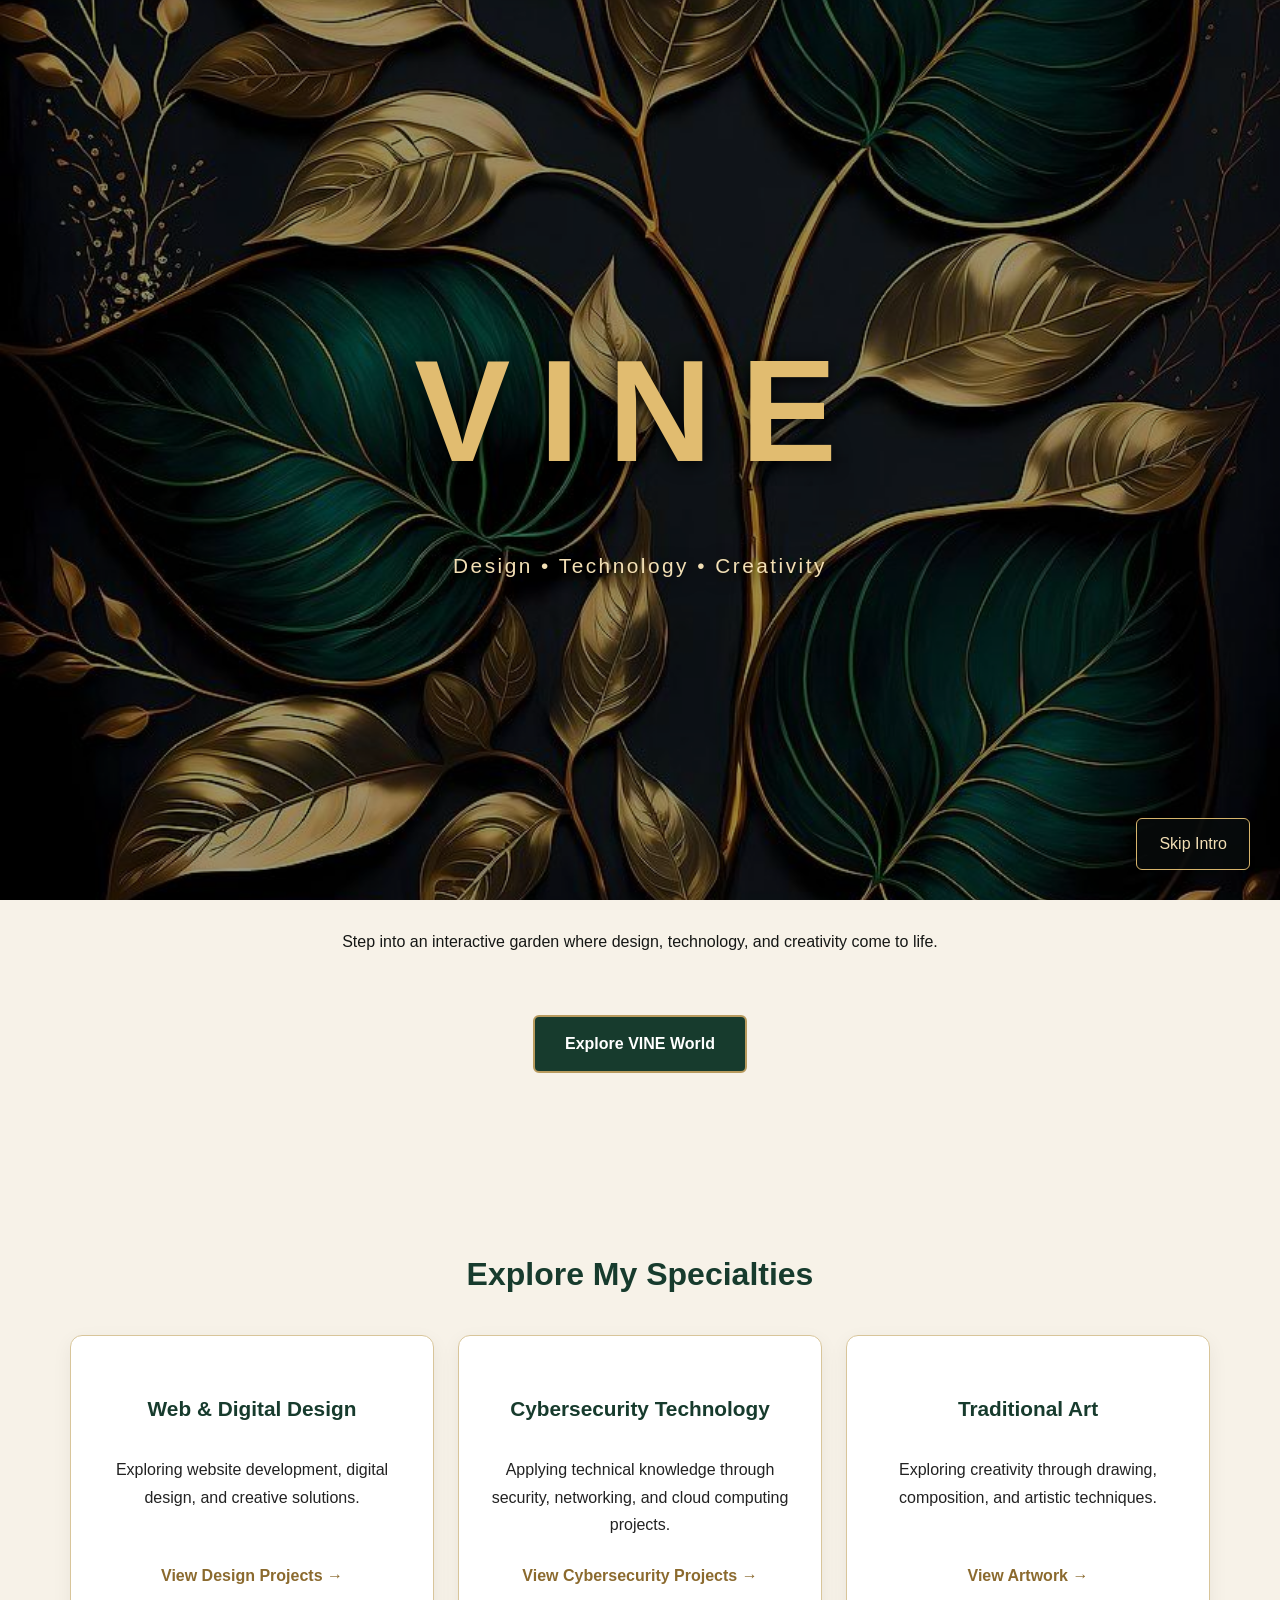
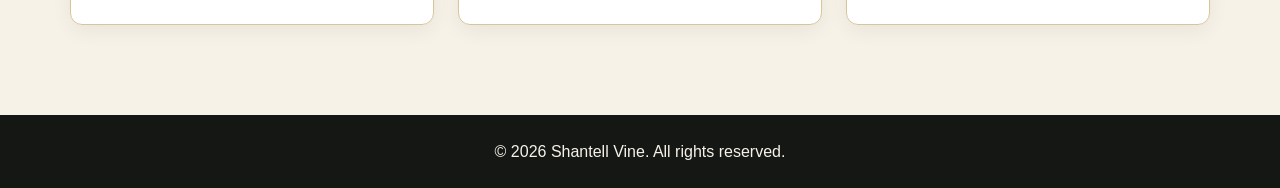
<file: index.html>
<!DOCTYPE html>
<html lang="en">
<head>
  <meta charset="UTF-8">
  <meta name="viewport" content="width=device-width, initial-scale=1.0">
  <meta name="description" content="The professional and creative portfolio of Shantell Vine.">
  <title>VINE | Design • Technology • Creativity</title>
  <link rel="stylesheet" href="css/styles.css">

</head>
<body>

<!-- VINE Animated Botanical Introduction -->
<div class="vine-intro" id="vine-intro"
     role="region"
     aria-label="VINE portfolio introduction">

  <div class="vine-intro-art">
    <img src="imgs/vine-botanical.jpeg"
         alt="Decorative emerald green and gold botanical artwork">
  </div>

  <div class="vine-intro-brand">
    <h2>VINE</h2>
    <p>Design • Technology • Creativity</p>
  </div>

  <button class="vine-intro-skip"
          id="vine-intro-skip"
          type="button">
    Skip Intro
  </button>

</div>


  <!-- Website Header -->
  <header>
    <nav aria-label="Main navigation">
      <a href="index.html">VINE</a>

      <ul>
        <li><a href="about.html">About</a></li>
        <li><a href="projects.html">Projects</a></li>
        <li><a href="art.html">Art</a></li>
        <li><a href="resume.html">Resume</a></li>
        <li><a href="contact.html">Contact</a></li>
      </ul>
    </nav>
  </header>

  <!-- Homepage Introduction -->
  <main>
    <section id="home">
      <h1>Shantell Vine</h1>
      <p>Design • Technology • Creativity</p>
      <p>
        Welcome to my portfolio, where web and digital design,
        cybersecurity technology, and traditional art come together.
      </p>

<a href="projects.html" class="home-button">
  Explore My Work
</a>
  </section>
  <!-- VINE World Entrance -->
<section class="world-entrance" aria-labelledby="world-entrance-title">
  <h2 id="world-entrance-title">Discover the World of VINE</h2>

  <p>
    Step into an interactive garden where design,
    technology, and creativity come to life.
  </p>

  <a href="world.html" class="home-button">
    Explore VINE World
  </a>
</section>  
<!-- Portfolio Specialties -->
<section class="home-specialties" aria-labelledby="specialties-heading">

  <h2 id="specialties-heading">Explore My Specialties</h2>

  <div class="specialty-grid">

    <a href="projects.html" class="specialty-card">
      <h3>Web &amp; Digital Design</h3>
      <p>
        Exploring website development, digital design,
        and creative solutions.
      </p>
      <span>View Design Projects →</span>
    </a>

    <a href="projects.html" class="specialty-card">
      <h3>Cybersecurity Technology</h3>
      <p>
        Applying technical knowledge through security,
        networking, and cloud computing projects.
      </p>
      <span>View Cybersecurity Projects →</span>
    </a>

    <a href="art.html" class="specialty-card">
      <h3>Traditional Art</h3>
      <p>
        Exploring creativity through drawing,
        composition, and artistic techniques.
      </p>
      <span>View Artwork →</span>
    </a>

  </div>
</section>
  </main>

  <!-- Website Footer -->
  <footer>
    <p>&copy; 2026 Shantell Vine. All rights reserved.</p>
  </footer>

<script>
  document.addEventListener("DOMContentLoaded", () => {
    const intro = document.getElementById("vine-intro");
    const skipButton = document.getElementById("vine-intro-skip");

    if (!intro || !skipButton) return;

    const reducedMotion = window.matchMedia(
      "(prefers-reduced-motion: reduce)"
    ).matches;

    let closing = false;

    function closeIntro() {
      if (closing) return;
      closing = true;

      intro.classList.add("is-closing");

      window.setTimeout(() => {
        intro.remove();
      }, reducedMotion ? 0 : 800);
    }

    // Skip the introduction if already viewed in this tab.
    try {
      if (sessionStorage.getItem("vine-intro-seen") === "true") {
        intro.remove();
        return;
      }

      sessionStorage.setItem("vine-intro-seen", "true");
    } catch (error) {
      // Continue normally if browser storage is unavailable.
    }

    const introTimer = window.setTimeout(
      closeIntro,
      reducedMotion ? 0 : 4000
    );

    skipButton.addEventListener("click", () => {
      window.clearTimeout(introTimer);
      closeIntro();
    });
  });
</script>

</body>
</html>
</file>
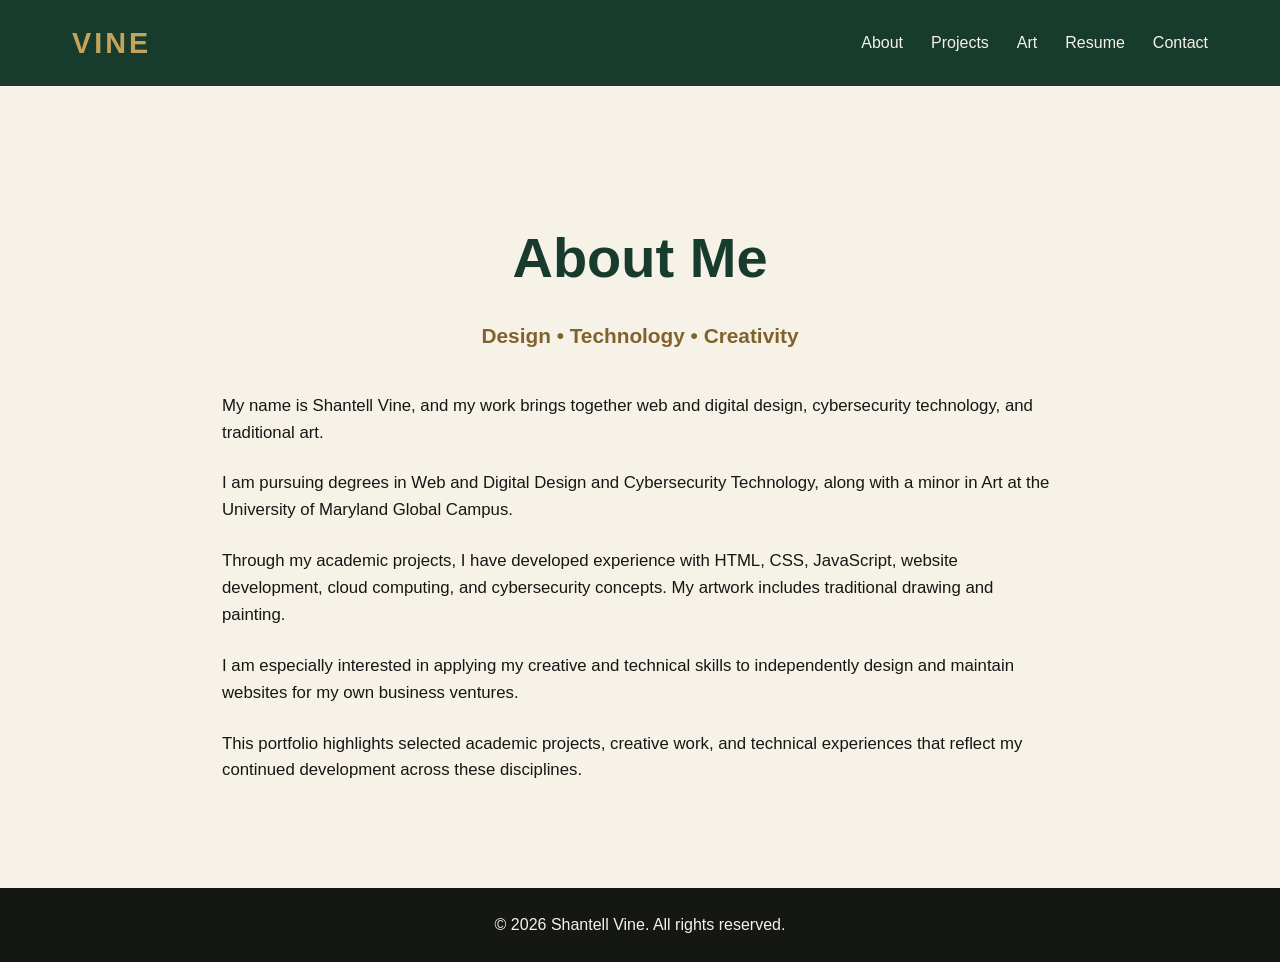
<file: about.html>
<!DOCTYPE html>
<html lang="en">
<head>
  <meta charset="UTF-8">
  <meta name="viewport" content="width=device-width, initial-scale=1.0">
  <meta name="description" content="Learn about Shantell Vine's background in web design, cybersecurity technology, and traditional art.">
  <title>About | VINE</title>
  <link rel="stylesheet" href="css/styles.css">
</head>

<body>
    <!-- VINE — Decorative Living Vine -->
  <div class="living-vine" aria-hidden="true">
    <svg viewBox="0 0 65 800"
         preserveAspectRatio="none"
         xmlns="http://www.w3.org/2000/svg">

      <!-- Growing stem -->
      <path class="living-vine-stem"
            d="M 30 0
               C 55 120, 5 200, 30 300
               S 55 480, 30 580
               S 5 720, 30 800" />

      <!-- Botanical leaves -->
      <path class="living-vine-leaf"
            d="M 32 130 Q 58 85 60 120 Q 52 150 32 130 Z" />

      <path class="living-vine-leaf"
            d="M 25 240 Q 0 195 2 235 Q 8 260 25 240 Z" />

      <path class="living-vine-leaf"
            d="M 34 370 Q 62 325 62 365 Q 52 390 34 370 Z" />

      <path class="living-vine-leaf"
            d="M 26 500 Q 0 460 3 500 Q 12 520 26 500 Z" />

      <path class="living-vine-leaf"
            d="M 33 640 Q 60 595 60 635 Q 50 660 33 640 Z" />

      <path class="living-vine-leaf"
            d="M 25 740 Q 0 700 3 740 Q 12 760 25 740 Z" />

    </svg>
  </div>
  <!-- Website Header -->
  <header>
    <nav aria-label="Main navigation">
      <a href="index.html">VINE</a>
      <ul>
        <li><a href="about.html" aria-current="page">About</a></li>
        <li><a href="projects.html">Projects</a></li>
        <li><a href="art.html">Art</a></li>
        <li><a href="resume.html">Resume</a></li>
        <li><a href="contact.html">Contact</a></li>
      </ul>
    </nav>
  </header>

  <!-- About Page -->
  <main>
    <section class="about-section">
      <h1>About Me</h1>

      <h2>Design • Technology • Creativity</h2>

      <p>
        My name is Shantell Vine, and my work brings together
        web and digital design, cybersecurity technology, and
        traditional art.
      </p>

      <p>
        I am pursuing degrees in Web and Digital Design and
        Cybersecurity Technology, along with a minor in Art
        at the University of Maryland Global Campus.
      </p>

      <p>
        Through my academic projects, I have developed experience
        with HTML, CSS, JavaScript, website development, cloud
        computing, and cybersecurity concepts. My artwork includes
        traditional drawing and painting.
      </p>

      <p>
        I am especially interested in applying my creative and
        technical skills to independently design and maintain
        websites for my own business ventures.
      </p>

      <p>
        This portfolio highlights selected academic projects,
        creative work, and technical experiences that reflect
        my continued development across these disciplines.
      </p>
    </section>
  </main>

  <!-- Website Footer -->
  <footer>
    <p>&copy; 2026 Shantell Vine. All rights reserved.</p>
  </footer>

<script src="js/living-vine.js" defer></script>

</body>
</html>
</file>
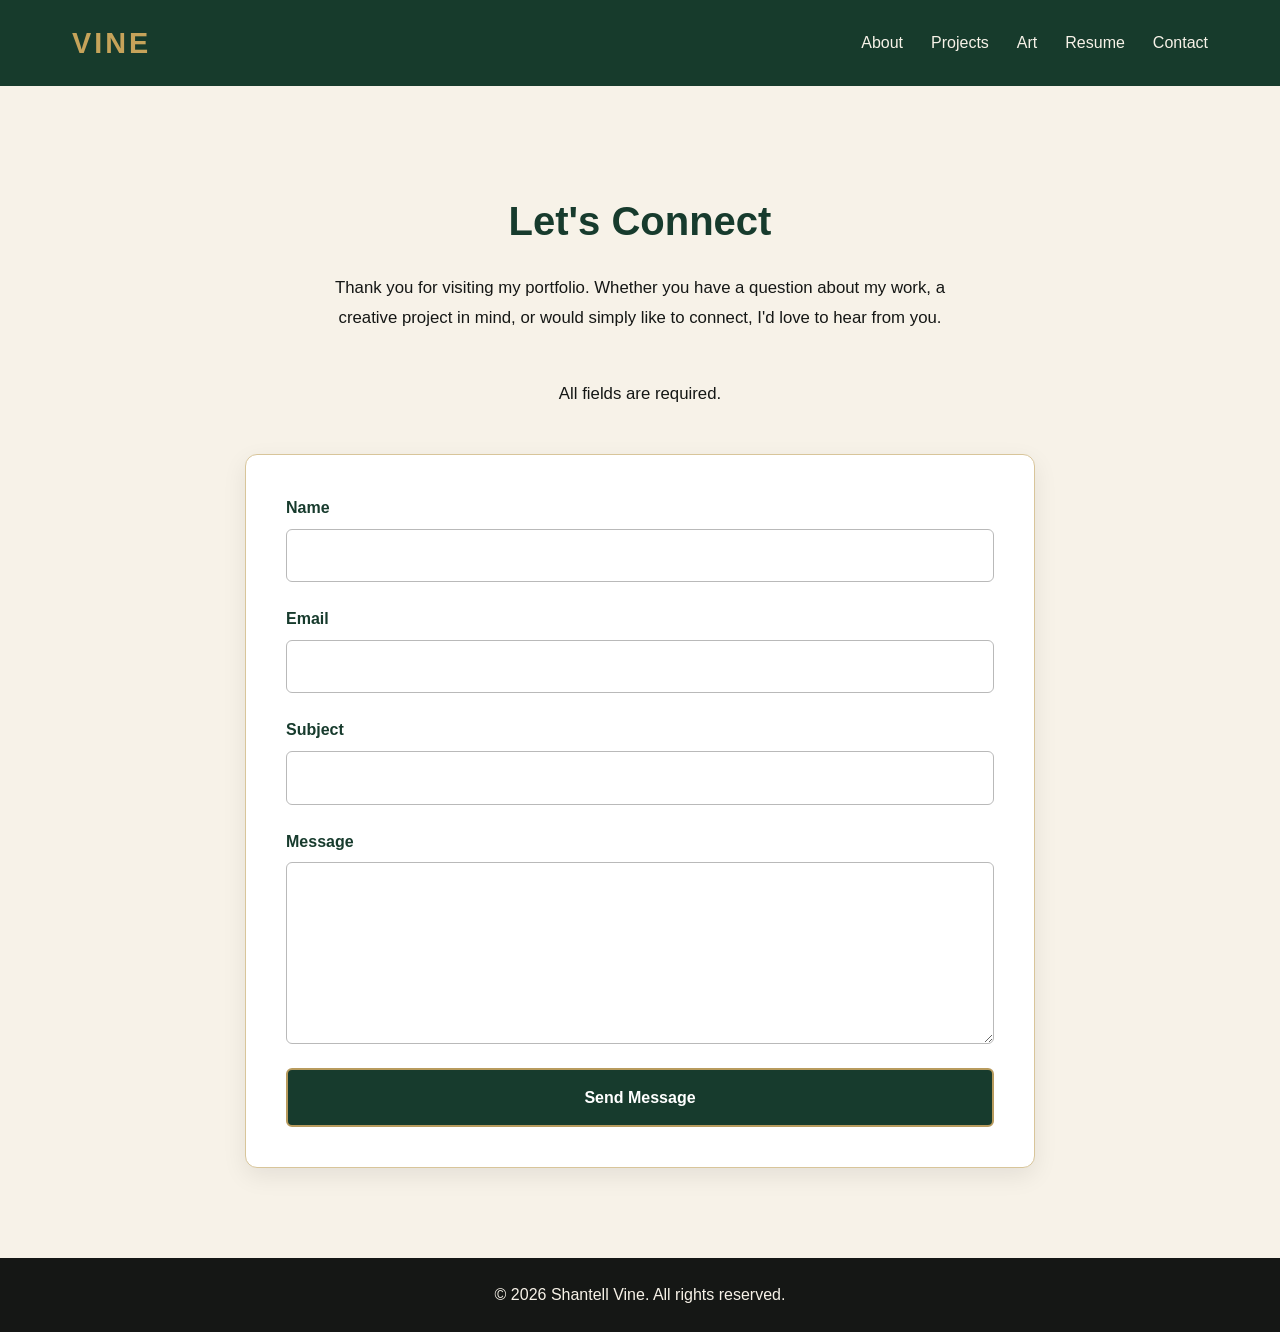
<file: contact.html>
<!DOCTYPE html>
<html lang="en">
<head>
  <meta charset="UTF-8">
  <meta name="viewport" content="width=device-width, initial-scale=1.0">
  <title>Contact | VINE</title>
  <link rel="stylesheet" href="css/styles.css">
</head>

<body>

  <header class="site-header">
    <nav class="site-nav" aria-label="Main navigation">
      <a href="index.html" class="logo">VINE</a>

      <ul class="nav-links">
        <li><a href="about.html">About</a></li>
        <li><a href="projects.html">Projects</a></li>
        <li><a href="art.html">Art</a></li>
        <li><a href="resume.html">Resume</a></li>
        <li><a href="contact.html" aria-current="page">Contact</a></li>
      </ul>
    </nav>
  </header>

  <main>
    <section class="contact-section">
      <h1>Let's Connect</h1>
      <p>
        Thank you for visiting my portfolio. Whether you have
        a question about my work, a creative project in mind,
        or would simply like to connect, I'd love to hear from you.
      </p>

    <p>All fields are required.</p>
      <form class="contact-form"
      id="contact-form"
      action="https://formspree.io/f/mnpdpzjr"
      method="POST">
        <div class="form-group">
          <label for="contact-name">Name</label>
          <input type="text" id="contact-name" name="name"
                 autocomplete="name" required>
        </div>

        <div class="form-group">
          <label for="contact-email">Email</label>
          <input type="email" id="contact-email" name="email"
                 autocomplete="email" required>
        </div>

        <div class="form-group">
          <label for="contact-subject">Subject</label>
          <input type="text" id="contact-subject" name="subject"
                 required>
        </div>

        <div class="form-group">
          <label for="contact-message">Message</label>
          <textarea id="contact-message" name="message"
                    rows="6" required></textarea>
        </div>

        <button type="submit" class="contact-submit">
          Send Message
        </button>
      </form>
    </section>
  </main>

  <footer class="site-footer">
    <p>&copy; 2026 Shantell Vine. All rights reserved.</p>
  </footer>
  <script src="js/living-vine.js" defer></script>
</body>
</html>
</file>
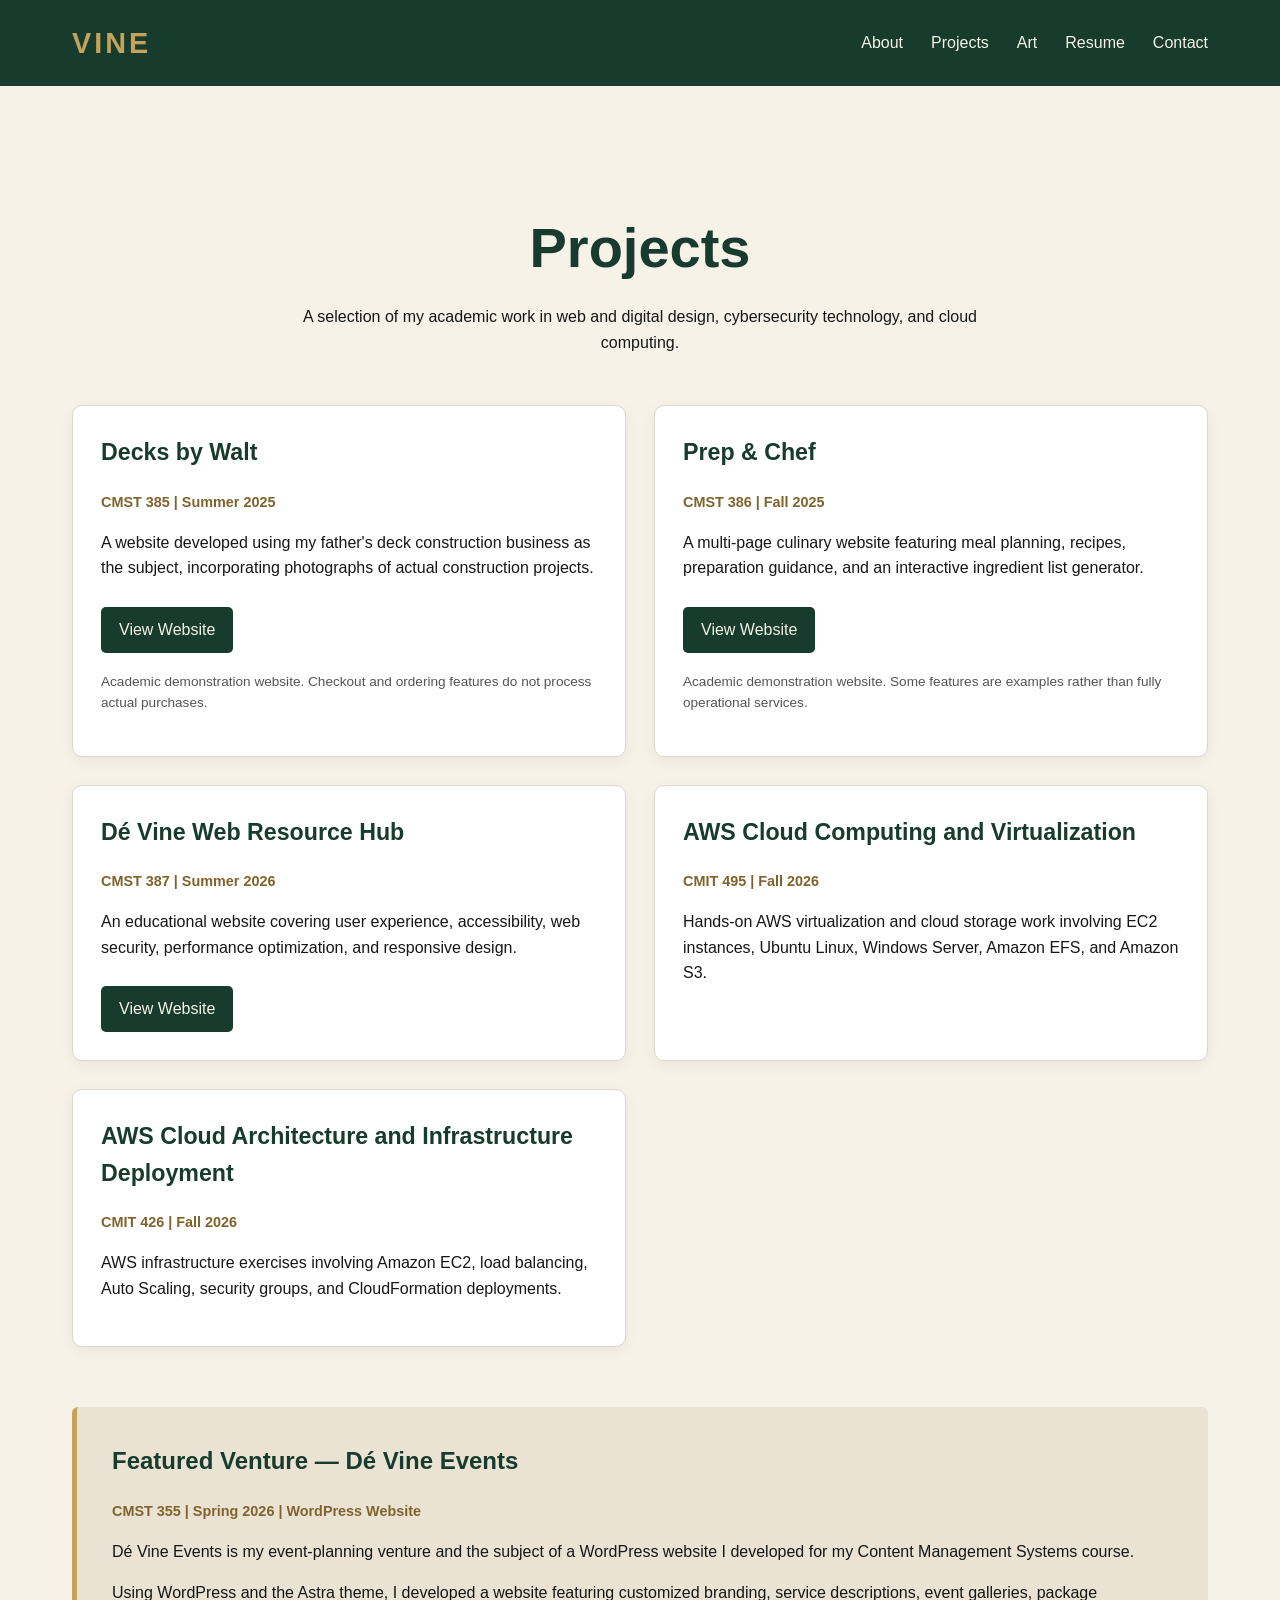
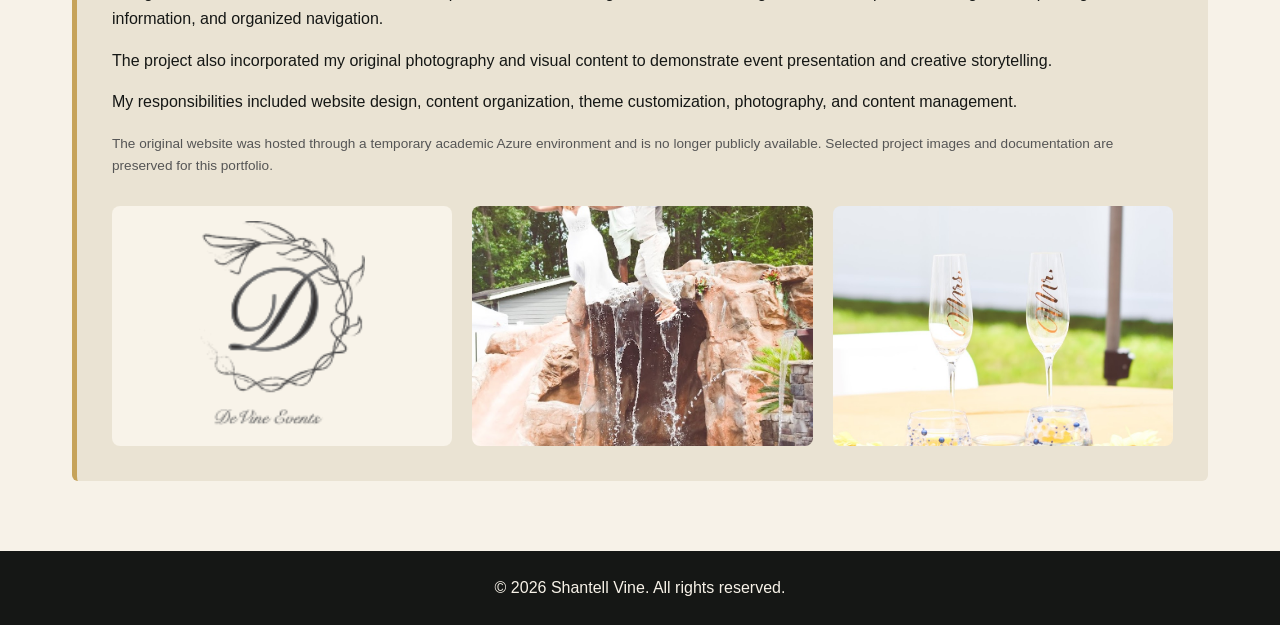
<file: projects.html>
<!DOCTYPE html>
<html lang="en">
<head>
  <meta charset="UTF-8">
  <meta name="viewport" content="width=device-width, initial-scale=1.0">
  <meta name="description" content="Web design and cybersecurity projects by Shantell Vine.">
  <title>Projects | VINE</title>
  <link rel="stylesheet" href="css/styles.css">
</head>

<body>

  <!-- VINE — Decorative Living Vine -->
  <div class="living-vine" aria-hidden="true">
    <svg viewBox="0 0 65 800"
         preserveAspectRatio="none"
         xmlns="http://www.w3.org/2000/svg">

      <!-- Growing stem -->
      <path class="living-vine-stem"
            d="M 30 0
               C 55 120, 5 200, 30 300
               S 55 480, 30 580
               S 5 720, 30 800" />

      <!-- Botanical leaves -->
      <path class="living-vine-leaf"
            d="M 32 130 Q 58 85 60 120 Q 52 150 32 130 Z" />

      <path class="living-vine-leaf"
            d="M 25 240 Q 0 195 2 235 Q 8 260 25 240 Z" />

      <path class="living-vine-leaf"
            d="M 34 370 Q 62 325 62 365 Q 52 390 34 370 Z" />

      <path class="living-vine-leaf"
            d="M 26 500 Q 0 460 3 500 Q 12 520 26 500 Z" />

      <path class="living-vine-leaf"
            d="M 33 640 Q 60 595 60 635 Q 50 660 33 640 Z" />

      <path class="living-vine-leaf"
            d="M 25 740 Q 0 700 3 740 Q 12 760 25 740 Z" />

    </svg>
  </div>

  <!-- Website Header -->
  <header>
    <nav aria-label="Main navigation">
      <a href="index.html">VINE</a>
      <ul>
        <li><a href="about.html">About</a></li>
        <li><a href="projects.html" aria-current="page">Projects</a></li>
        <li><a href="art.html">Art</a></li>
        <li><a href="resume.html">Resume</a></li>
        <li><a href="contact.html">Contact</a></li>
      </ul>
    </nav>
  </header>

  <main class="projects-page">
    <section class="page-intro">
      <h1>Projects</h1>
      <p>
        A selection of my academic work in web and digital design,
        cybersecurity technology, and cloud computing.
      </p>
    </section>

    <section class="project-grid" aria-label="Academic projects">

      <!-- Project 5 -->
      <article class="project-card">
        <h2>Decks by Walt</h2>
        <p class="project-meta">CMST 385 | Summer 2025</p>
        <p>
          A website developed using my father's deck construction
          business as the subject, incorporating photographs of
          actual construction projects.
        </p>
        <a href="https://swvine.github.io/CMST-385/project4/index.html"
           target="_blank" rel="noopener noreferrer">
          View Website
        </a>
        <p class="project-notice">
          Academic demonstration website. Checkout and ordering
          features do not process actual purchases.
        </p>
      </article>

      <!-- Project 6 -->
      <article class="project-card">
        <h2>Prep &amp; Chef</h2>
        <p class="project-meta">CMST 386 | Fall 2025</p>
        <p>
          A multi-page culinary website featuring meal planning,
          recipes, preparation guidance, and an interactive
          ingredient list generator.
        </p>
        <a href="https://swvine.github.io/cmst386/project4/"
           target="_blank" rel="noopener noreferrer">
          View Website
        </a>
        <p class="project-notice">
          Academic demonstration website. Some features are
          examples rather than fully operational services.
        </p>
      </article>

      <!-- Project 7 -->
      <article class="project-card">
        <h2>Dé Vine Web Resource Hub</h2>
        <p class="project-meta">CMST 387 | Summer 2026</p>
        <p>
          An educational website covering user experience,
          accessibility, web security, performance optimization,
          and responsive design.
        </p>
        <a href="https://cmst387-umgc-svine1.azurewebsites.net/project4/"
           target="_blank" rel="noopener noreferrer">
          View Website
        </a>
      </article>

      <!-- Project 8 -->
      <article class="project-card">
        <h2>AWS Cloud Computing and Virtualization</h2>
        <p class="project-meta">CMIT 495 | Fall 2026</p>
        <p>
          Hands-on AWS virtualization and cloud storage work
          involving EC2 instances, Ubuntu Linux, Windows Server,
          Amazon EFS, and Amazon S3.
        </p>
       
      </article>

      <!-- Project 9 -->
      <article class="project-card">
        <h2>AWS Cloud Architecture and Infrastructure Deployment</h2>
        <p class="project-meta">CMIT 426 | Fall 2026</p>
        <p>
          AWS infrastructure exercises involving Amazon EC2,
          load balancing, Auto Scaling, security groups,
          and CloudFormation deployments.
        </p>
        
      </article>

    </section>

    
    <!-- Featured Venture -->
    <section class="featured-venture" aria-labelledby="devine-title">
      <h2 id="devine-title">Featured Venture — Dé Vine Events</h2>

      <p class="project-meta">
        CMST 355 | Spring 2026 | WordPress Website
      </p>

      <p>
        Dé Vine Events is my event-planning venture and the
        subject of a WordPress website I developed for my
        Content Management Systems course.
      </p>

      <p>
        Using WordPress and the Astra theme, I developed
        a website featuring customized branding, service
        descriptions, event galleries, package information,
        and organized navigation.
      </p>

      <p>
        The project also incorporated my original photography
        and visual content to demonstrate event presentation
        and creative storytelling.
      </p>

      <p>
        My responsibilities included website design,
        content organization, theme customization,
        photography, and content management.
      </p>

      <p class="project-notice">
        The original website was hosted through a temporary
        academic Azure environment and is no longer publicly
        available. Selected project images and documentation
        are preserved for this portfolio.
      </p>
   
      <!-- Dé Vine Events Project Gallery -->
      <div class="devine-gallery">
        <img
          src="imgs/devine-logo.png"
          alt="Dé Vine Events original business logo"
          loading="lazy"
        >

        <img
          src="imgs/DSC_0344.jpg"
          alt="Original photography featured in the Dé Vine Events website"
          loading="lazy"
        >

        <img
          src="imgs/DSC_0024.jpg"
          alt="Champagne glasses photographed for the Dé Vine Events website"
          loading="lazy"
        >
      </div>

    </section>

  </main>

  <!-- Website Footer -->
  <footer>
    <p>&copy; 2026 Shantell Vine. All rights reserved.</p>
  </footer>

  <script src="js/living-vine.js" defer></script>
</body>
</html>
</file>
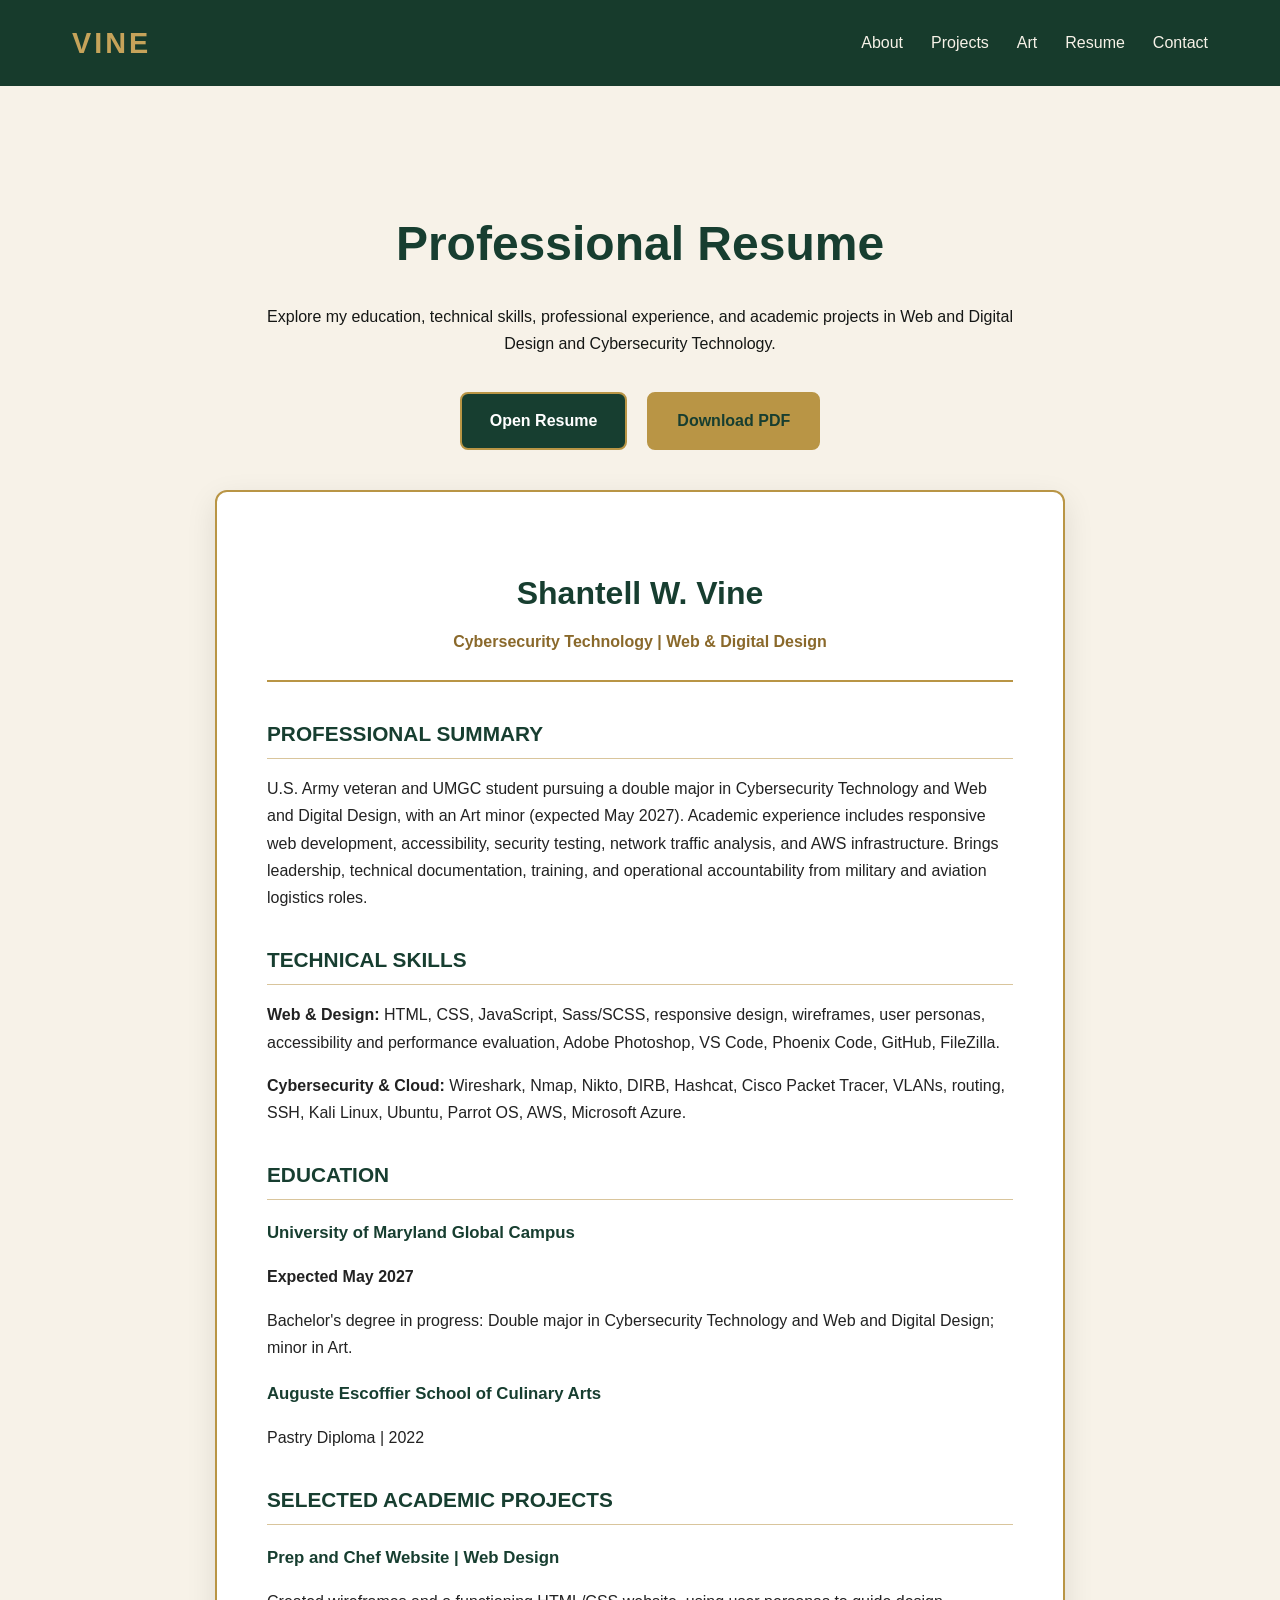
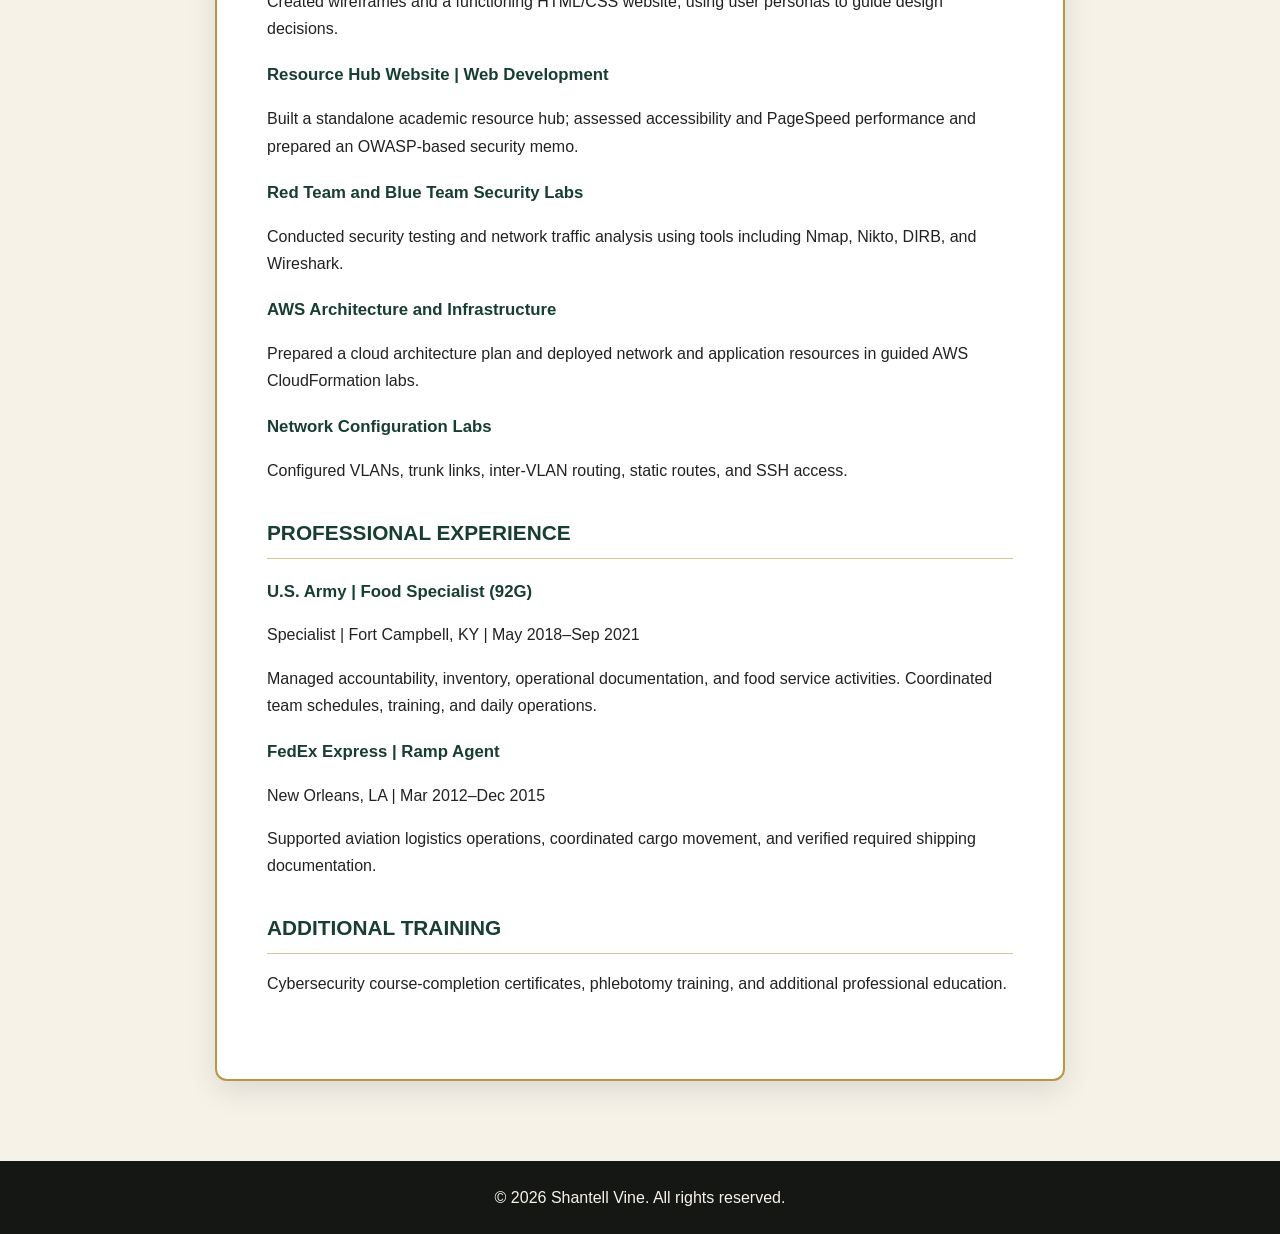
<file: resume.html>
<!DOCTYPE html>
<html lang="en">
<head>
  <meta charset="UTF-8">
  <meta name="viewport" content="width=device-width, initial-scale=1.0">
  <meta name="description"
        content="Professional resume of Shantell Vine.">
  <title>Resume | VINE</title>
  <link rel="stylesheet" href="css/styles.css">
</head>

<body>
    <!-- VINE — Decorative Living Vine -->
  <div class="living-vine" aria-hidden="true">
    <svg viewBox="0 0 65 800"
         preserveAspectRatio="none"
         xmlns="http://www.w3.org/2000/svg">

      <!-- Growing stem -->
      <path class="living-vine-stem"
            d="M 30 0
               C 55 120, 5 200, 30 300
               S 55 480, 30 580
               S 5 720, 30 800" />

      <!-- Botanical leaves -->
      <path class="living-vine-leaf"
            d="M 32 130 Q 58 85 60 120 Q 52 150 32 130 Z" />

      <path class="living-vine-leaf"
            d="M 25 240 Q 0 195 2 235 Q 8 260 25 240 Z" />

      <path class="living-vine-leaf"
            d="M 34 370 Q 62 325 62 365 Q 52 390 34 370 Z" />

      <path class="living-vine-leaf"
            d="M 26 500 Q 0 460 3 500 Q 12 520 26 500 Z" />

      <path class="living-vine-leaf"
            d="M 33 640 Q 60 595 60 635 Q 50 660 33 640 Z" />

      <path class="living-vine-leaf"
            d="M 25 740 Q 0 700 3 740 Q 12 760 25 740 Z" />

    </svg>
  </div>

<header>
  <nav aria-label="Main navigation">
    <a href="index.html">VINE</a>
    <ul>
      <li><a href="about.html">About</a></li>
      <li><a href="projects.html">Projects</a></li>
      <li><a href="art.html">Art</a></li>
      <li><a href="resume.html" aria-current="page">Resume</a></li>
      <li><a href="contact.html">Contact</a></li>
    </ul>
  </nav>
</header>

<main>
  <section class="resume-section">

    <h1>Professional Resume</h1>

    <p class="resume-intro">
      Explore my education, technical skills,
      professional experience, and academic projects
      in Web and Digital Design and Cybersecurity Technology.
    </p>

    <div class="resume-actions">
      <a class="resume-button"
         href="documents/Shantell-Vine-Resume.pdf"
         target="_blank"
         rel="noopener">
        Open Resume
      </a>

      <a class="resume-button resume-download"
         href="documents/Shantell-Vine-Resume.pdf"
         download="Shantell-Vine-Resume.pdf">
        Download PDF
      </a>
    </div>
   

<!-- Professional Resume Content -->
<article class="resume-content">

  <div class="resume-header">
    <h2>Shantell W. Vine</h2>
    <p>Cybersecurity Technology | Web & Digital Design</p>
  </div>

  <section class="resume-detail">
    <h3>Professional Summary</h3>
    <p>
      U.S. Army veteran and UMGC student pursuing a double major
      in Cybersecurity Technology and Web and Digital Design,
      with an Art minor (expected May 2027).
      Academic experience includes responsive web development,
      accessibility, security testing, network traffic analysis,
      and AWS infrastructure. Brings leadership, technical
      documentation, training, and operational accountability
      from military and aviation logistics roles.
    </p>
  </section>

  <section class="resume-detail">
    <h3>Technical Skills</h3>

    <p><strong>Web & Design:</strong>
      HTML, CSS, JavaScript, Sass/SCSS, responsive design,
      wireframes, user personas, accessibility and
      performance evaluation, Adobe Photoshop,
      VS Code, Phoenix Code, GitHub, FileZilla.
    </p>

    <p><strong>Cybersecurity & Cloud:</strong>
      Wireshark, Nmap, Nikto, DIRB, Hashcat,
      Cisco Packet Tracer, VLANs, routing, SSH,
      Kali Linux, Ubuntu, Parrot OS, AWS,
      Microsoft Azure.
    </p>
  </section>

  <section class="resume-detail">
    <h3>Education</h3>

    <h4>University of Maryland Global Campus</h4>
    <p><strong>Expected May 2027</strong></p>
    <p>
      Bachelor's degree in progress: Double major in
      Cybersecurity Technology and Web and Digital Design;
      minor in Art.
    </p>

    <h4>Auguste Escoffier School of Culinary Arts</h4>
    <p>Pastry Diploma | 2022</p>
  </section>

  <section class="resume-detail">
    <h3>Selected Academic Projects</h3>

    <h4>Prep and Chef Website | Web Design</h4>
    <p>
      Created wireframes and a functioning HTML/CSS website,
      using user personas to guide design decisions.
    </p>

    <h4>Resource Hub Website | Web Development</h4>
    <p>
      Built a standalone academic resource hub;
      assessed accessibility and PageSpeed performance
      and prepared an OWASP-based security memo.
    </p>

    <h4>Red Team and Blue Team Security Labs</h4>
    <p>
      Conducted security testing and network traffic analysis
      using tools including Nmap, Nikto, DIRB,
      and Wireshark.
    </p>

    <h4>AWS Architecture and Infrastructure</h4>
    <p>
      Prepared a cloud architecture plan and deployed
      network and application resources in guided
      AWS CloudFormation labs.
    </p>

    <h4>Network Configuration Labs</h4>
    <p>
      Configured VLANs, trunk links, inter-VLAN routing,
      static routes, and SSH access.
    </p>
  </section>

  <section class="resume-detail">
    <h3>Professional Experience</h3>

    <h4>U.S. Army | Food Specialist (92G)</h4>
    <p>Specialist | Fort Campbell, KY | May 2018–Sep 2021</p>
    <p>
      Managed accountability, inventory, operational
      documentation, and food service activities.
      Coordinated team schedules, training, and
      daily operations.
    </p>

    <h4>FedEx Express | Ramp Agent</h4>
    <p>New Orleans, LA | Mar 2012–Dec 2015</p>
    <p>
      Supported aviation logistics operations,
      coordinated cargo movement, and verified
      required shipping documentation.
    </p>
  </section>

  <section class="resume-detail">
    <h3>Additional Training</h3>
    <p>
      Cybersecurity course-completion certificates,
      phlebotomy training, and additional
      professional education.
    </p>
  </section>

</article>



  </section>
</main>

<footer>
  <p>&copy; 2026 Shantell Vine. All rights reserved.</p>
</footer>

<script src="js/living-vine.js" defer></script>
</body>
</html>
</file>
<file: css/styles.css>
/* VINE | Design • Technology • Creativity */

:root {
    --forest: #173b2c;
    --gold: #c6a35a;
    --black: #151715;
    --cream: #f7f2e8;
    --white: #ffffff;
  }
  
  * {
    box-sizing: border-box;
  }
  
  html {
    scroll-behavior: smooth;
  }
  
  body {
    margin: 0;
    background-color: var(--cream);
    color: var(--black);
    font-family: Arial, Helvetica, sans-serif;
    line-height: 1.6;
  }
  
  /* Header and navigation */
  
  header {
    background-color: var(--forest);
  }
  
  nav {
    max-width: 1200px;
    margin: 0 auto;
    padding: 20px 32px;
    display: flex;
    align-items: center;
    justify-content: space-between;
    gap: 24px;
  }
  
  nav > a {
    color: var(--gold);
    font-size: 1.8rem;
    font-weight: bold;
    letter-spacing: 3px;
    text-decoration: none;
  }
  
  nav ul {
    display: flex;
    flex-wrap: wrap;
    gap: 28px;
    margin: 0;
    padding: 0;
    list-style: none;
  }
  
  nav ul a {
    color: var(--cream);
    text-decoration: none;
    font-weight: 500;
  }
  
  nav ul a:hover,
  nav ul a:focus-visible {
    color: var(--gold);
    text-decoration: underline;
  }
  
  /* Homepage */
  
  main {
    min-height: 75vh;
  }
  
  #home {
    max-width: 1100px;
    margin: 0 auto;
    padding: 120px 32px;
    text-align: center;
  }
  
  #home h1 {
    color: var(--forest);
    font-size: clamp(2.8rem, 6vw, 5rem);
    margin-bottom: 8px;
  }
  
  #home p:first-of-type {
    color: #80632c;
    font-size: 1.35rem;
    letter-spacing: 2px;
  }
  
  #home p:last-of-type {
    max-width: 650px;
    margin: 28px auto 0;
    font-size: 1.1rem;
  }
  
  /* Footer */
  
  footer {
    background-color: var(--black);
    color: var(--cream);
    text-align: center;
    padding: 24px;
  }
  
  footer p {
    margin: 0;
  }
  
  /* Responsive navigation */
  
  @media (max-width: 700px) {
    nav {
      flex-direction: column;
      text-align: center;
    }
  
    nav ul {
      justify-content: center;
      gap: 14px 20px;
    }
  
    #home {
      padding: 80px 20px;
    }
  }

/* About Page */

.about-section {
    max-width: 900px;
    margin: 0 auto;
    padding: 80px 32px;
  }
  
  .about-section h1 {
    color: var(--forest);
    font-size: clamp(2.2rem, 5vw, 3.5rem);
    text-align: center;
    margin-bottom: 12px;
  }
  
  .about-section h2 {
    color: #80632c;
    font-size: 1.3rem;
    text-align: center;
    margin-bottom: 40px;
  }
  
  .about-section p {
    margin-bottom: 24px;
    font-size: 1.05rem;
  }
  
  @media (max-width: 700px) {
    .about-section {
      padding: 50px 20px;
    }
  }

/* Projects Page */

.projects-page {
    max-width: 1200px;
    margin: 0 auto;
    padding: 70px 32px;
  }
  
  .page-intro {
    text-align: center;
    margin-bottom: 50px;
  }
  
  .page-intro h1 {
    color: var(--forest);
    font-size: clamp(2.2rem, 5vw, 3.5rem);
    margin-bottom: 12px;
  }
  
  .page-intro p {
    max-width: 700px;
    margin: 0 auto;
  }
  
  .project-grid {
    display: grid;
    grid-template-columns: repeat(2, minmax(0, 1fr));
    gap: 28px;
  }
  
  .project-card {
    background: var(--white);
    border: 1px solid #ded8cb;
    border-radius: 10px;
    padding: 28px;
    box-shadow: 0 4px 14px rgba(0, 0, 0, 0.06);
  }
  
  .project-card h2 {
    color: var(--forest);
    margin-top: 0;
    font-size: 1.45rem;
  }
  
  .project-meta {
    color: #80632c;
    font-weight: bold;
    font-size: 0.9rem;
  }
  
  .project-card a {
    display: inline-block;
    background: var(--forest);
    color: var(--cream);
    padding: 10px 18px;
    border-radius: 5px;
    text-decoration: none;
    margin-top: 10px;
  }
  
  .project-card a:hover,
  .project-card a:focus-visible {
    background: #285b43;
  }
  
  .project-notice {
    font-size: 0.85rem;
    color: #555;
    margin-top: 18px;
  }
  
  .featured-venture {
    margin-top: 60px;
    padding: 35px;
    background: #eae3d3;
    border-left: 5px solid var(--gold);
    border-radius: 6px;
  }
  
  .featured-venture h2 {
    color: var(--forest);
    margin-top: 0;
  }
  
  @media (max-width: 700px) {
    .projects-page {
      padding: 50px 20px;
    }
  
    .project-grid {
      grid-template-columns: 1fr;
    }
  
    .featured-venture {
      padding: 24px;
    }
  }

/* =====================================
   VINE — Interactive Art Gallery
===================================== */

.art-section {
    max-width: 1200px;
    margin: 0 auto;
    padding: 80px 30px;
    text-align: center;
  }
  
  .art-section h1 {
    color: #173e30;
    font-size: 3rem;
    margin-bottom: 20px;
  }
  
  .art-intro {
    max-width: 700px;
    margin: 0 auto 45px;
    line-height: 1.7;
  }
  
  .art-gallery {
    display: grid;
    grid-template-columns: repeat(2, minmax(0, 1fr));
    gap: 30px;
  }
  
  .art-card {
    background: #fff;
    border: 1px solid #e1d8c8;
    border-radius: 12px;
    padding: 18px;
    cursor: pointer;
    text-align: center;
    transition: transform 0.3s ease, box-shadow 0.3s ease;
  }
  
  .art-card:hover,
  .art-card:focus-visible {
    transform: translateY(-8px);
    box-shadow: 0 12px 28px rgba(0, 0, 0, 0.15);
  }
  
  .art-card img {
    width: 100%;
    height: 320px;
    object-fit: contain;
    background: #f7f2e9;
    border-radius: 8px;
  }
  
  .art-card span {
    display: block;
    margin-top: 18px;
    font-size: 1.2rem;
    font-weight: 700;
    color: #173e30;
  }
  
  /* Enlarged artwork viewer */
  
  #art-lightbox {
    width: min(92vw, 900px);
    max-height: 90vh;
    padding: 30px;
    border: 2px solid #b99545;
    border-radius: 14px;
    background: #f7f2e9;
    color: #173e30;
    text-align: center;
    overflow-y: auto;
  }
  
  #art-lightbox::backdrop {
    background: rgba(0, 0, 0, 0.85);
  }
  
  #lightbox-image {
    display: block;
    max-width: 100%;
    max-height: 55vh;
    width: auto;
    height: auto;
    margin: 0 auto 20px;
    object-fit: contain;
  }
  
  #lightbox-title {
    margin-bottom: 10px;
  }
  
  #lightbox-course {
    color: #8a692b;
    font-weight: 700;
  }
  
  #lightbox-description {
    line-height: 1.7;
    margin: 15px auto;
    max-width: 700px;
  }
  
  #close-lightbox {
    position: absolute;
    top: 10px;
    right: 15px;
    border: none;
    background: transparent;
    color: #173e30;
    font-size: 2rem;
    cursor: pointer;
  }
  
  .lightbox-controls {
    display: flex;
    justify-content: center;
    gap: 20px;
    margin-top: 20px;
  }
  
  .lightbox-controls button {
    padding: 12px 24px;
    background: #173e30;
    color: #fff;
    border: 1px solid #b99545;
    border-radius: 6px;
    cursor: pointer;
    transition: background 0.2s ease;
  }
  
  .lightbox-controls button:hover {
    background: #8a692b;
  }
  
  @media (max-width: 700px) {
    .art-gallery {
      grid-template-columns: 1fr;
    }
  
    .art-section {
      padding: 50px 20px;
    }
  
    .art-card img {
      height: 260px;
    }
  
    #art-lightbox {
      padding: 40px 15px 20px;
    }
  }
  
  @media (prefers-reduced-motion: reduce) {
    .art-card,
    .lightbox-controls button {
      transition: none;
    }
  }

/* =====================================
   VINE — Resume Page
===================================== */

.resume-section {
    max-width: 1100px;
    margin: 0 auto;
    padding: 80px 30px;
    text-align: center;
  }
  
  .resume-section h1 {
    color: #173e30;
    font-size: 3rem;
    margin-bottom: 20px;
  }
  
  .resume-intro {
    max-width: 750px;
    margin: 0 auto 35px;
    line-height: 1.7;
  }
  
  .resume-actions {
    display: flex;
    justify-content: center;
    flex-wrap: wrap;
    gap: 20px;
    margin-bottom: 35px;
  }
  
  .resume-button {
    display: inline-block;
    padding: 14px 28px;
    background: #173e30;
    color: #fff;
    text-decoration: none;
    font-weight: 700;
    border: 2px solid #b99545;
    border-radius: 8px;
    transition: transform 0.25s ease,
                background 0.25s ease;
  }
  
  .resume-button:hover,
  .resume-button:focus-visible {
    background: #8a692b;
    color: #fff;
    transform: translateY(-3px);
  }
  
  .resume-download {
    background: #b99545;
    color: #173e30;
  }
  
  .resume-download:hover,
  .resume-download:focus-visible {
    background: #173e30;
    color: #fff;
  }
  
  .resume-viewer {
    width: 100%;
    height: 750px;
    background: #fff;
    border: 2px solid #b99545;
    border-radius: 12px;
    overflow: hidden;
    box-shadow: 0 10px 30px rgba(0, 0, 0, 0.12);
  }
  
  .resume-viewer iframe {
    width: 100%;
    height: 100%;
    border: none;
  }
  
  @media (max-width: 700px) {
    .resume-section {
      padding: 50px 20px;
    }
  
    .resume-section h1 {
      font-size: 2.2rem;
    }
  
    .resume-viewer {
      height: 550px;
    }
  
    .resume-actions {
      flex-direction: column;
      align-items: center;
    }
  
    .resume-button {
      width: min(100%, 280px);
    }
  }
  
  @media (prefers-reduced-motion: reduce) {
    .resume-button {
      transition: none;
    }
  }

/* =====================================
   VINE — Resume Image Preview
===================================== */

.resume-preview {
  max-width: 850px;
  margin: 0 auto;
  text-align: center;
}

.resume-preview a {
  display: block;
  border: 2px solid #b99545;
  border-radius: 12px;
  overflow: hidden;
  background: #fff;
  box-shadow: 0 10px 30px rgba(0, 0, 0, 0.12);
  transition: transform 0.3s ease,
              box-shadow 0.3s ease;
}

.resume-preview a:hover,
.resume-preview a:focus-visible {
  transform: translateY(-5px);
  box-shadow: 0 15px 35px rgba(0, 0, 0, 0.18);
}

.resume-preview-image {
  display: block;
  width: 100%;
  height: auto;
}

.resume-preview-caption {
  margin-top: 18px;
  color: #173e30;
  font-size: 0.95rem;
}

@media (prefers-reduced-motion: reduce) {
  .resume-preview a {
    transition: none;
  }
}

/* =====================================
   VINE — HTML Professional Resume
===================================== */

.resume-content {
  max-width: 850px;
  margin: 40px auto 0;
  padding: 50px;
  background: #ffffff;
  border: 2px solid #b99545;
  border-radius: 12px;
  text-align: left;
  box-shadow: 0 10px 30px rgba(0, 0, 0, 0.10);
}

.resume-header {
  text-align: center;
  margin-bottom: 35px;
  padding-bottom: 25px;
  border-bottom: 2px solid #b99545;
}

.resume-header h2 {
  color: #173e30;
  font-size: 2rem;
  margin-bottom: 10px;
}

.resume-header p {
  color: #8a692b;
  font-weight: 700;
  margin: 0;
}

.resume-detail {
  margin-bottom: 32px;
  text-align: left;
}

.resume-detail h3 {
  color: #173e30;
  font-size: 1.3rem;
  text-transform: uppercase;
  border-bottom: 1px solid #d9c59c;
  padding-bottom: 8px;
  margin-bottom: 15px;
}

.resume-detail h4 {
  color: #173e30;
  font-size: 1.05rem;
  margin: 20px 0 8px;
}

.resume-detail p {
  color: #222222;
  line-height: 1.7;
  margin-bottom: 12px;
}

@media (max-width: 700px) {
  .resume-content {
    padding: 25px 20px;
  }

  .resume-header h2 {
    font-size: 1.6rem;
  }

  .resume-detail h3 {
    font-size: 1.15rem;
  }
}

/* =====================================
   VINE — Resume Print Layout
===================================== */

@media print {
  @page {
    size: letter;
    margin: 0.5in;
  }

  body {
    background: white !important;
    color: black;
  }

  header,
  footer,
  .resume-section > h1,
  .resume-intro,
  .resume-actions {
    display: none !important;
  }

  .resume-section {
    max-width: none;
    margin: 0;
    padding: 0;
  }

  .resume-content {
    max-width: none;
    margin: 0;
    padding: 0;
    border: none;
    border-radius: 0;
    box-shadow: none;
  }

  .resume-header {
    margin-bottom: 15px;
    padding-bottom: 10px;
  }

  .resume-detail {
    margin-bottom: 15px;
    break-inside: auto;
  }

  .resume-detail h3,
  .resume-detail h4 {
    break-after: avoid;
  }

  .resume-detail p {
    line-height: 1.4;
    margin-bottom: 8px;
  }
}

/* =====================================
   CONTACT PAGE
===================================== */

.contact-section {
  max-width: 850px;
  margin: 0 auto;
  padding: 70px 30px 90px;
}

.contact-section h1 {
  color: #173b2d;
  font-size: 2.5rem;
  margin-bottom: 20px;
  text-align: center;
}

.contact-section > p {
  max-width: 650px;
  margin: 0 auto 45px;
  text-align: center;
  line-height: 1.8;
  font-size: 1.05rem;
}

.contact-form {
  background: #ffffff;
  border: 1px solid #d8c59a;
  border-radius: 12px;
  padding: 40px;
  box-shadow: 0 8px 25px rgba(0, 0, 0, 0.08);
}

.contact-form .form-group {
  display: flex;
  flex-direction: column;
  margin-bottom: 24px;
}

.contact-form label {
  color: #173b2d;
  font-weight: 600;
  margin-bottom: 8px;
}

.contact-form input,
.contact-form textarea {
  width: 100%;
  box-sizing: border-box;
  padding: 13px 15px;
  border: 1px solid #b9b9b9;
  border-radius: 6px;
  background: #fff;
  color: #222;
  font: inherit;
}

.contact-form textarea {
  resize: vertical;
  min-height: 150px;
}

.contact-form input:focus,
.contact-form textarea:focus {
  outline: 2px solid #b89b5e;
  outline-offset: 2px;
  border-color: #173b2d;
}

.contact-submit {
  display: block;
  width: 100%;
  padding: 15px 24px;
  background: #173b2d;
  color: #ffffff;
  border: 2px solid #b89b5e;
  border-radius: 6px;
  font: inherit;
  font-weight: 600;
  cursor: pointer;
  transition: background 0.2s ease;
}

.contact-submit:hover {
  background: #285843;
}

@media (max-width: 600px) {
  .contact-section {
    padding: 45px 20px 65px;
  }

  .contact-section h1 {
    font-size: 2rem;
  }

  .contact-form {
    padding: 24px 20px;
  }
}

/* =====================================
   HOMEPAGE — EXPLORE BUTTON
===================================== */

.home-button {
  display: inline-block;
  margin-top: 30px;
  padding: 14px 30px;
  background-color: #173b2d;
  color: #ffffff;
  border: 2px solid #b89b5e;
  border-radius: 6px;
  font-weight: 600;
  text-decoration: none;
  transition: background-color 0.2s ease,
              transform 0.2s ease;
}

.home-button:hover {
  background-color: #285843;
  transform: translateY(-3px);
}

.home-button:focus-visible {
  outline: 3px solid #b89b5e;
  outline-offset: 4px;
}

/* =====================================
   HOMEPAGE — SPECIALTY CARDS
===================================== */

.home-specialties {
  max-width: 1200px;
  margin: 0 auto;
  padding: 60px 30px 90px;
  text-align: center;
}

.home-specialties h2 {
  color: #173b2d;
  font-size: 2rem;
  margin-bottom: 35px;
}

.specialty-grid {
  display: grid;
  grid-template-columns: repeat(3, minmax(0, 1fr));
  gap: 24px;
}

.specialty-card {
  display: flex;
  flex-direction: column;
  padding: 35px 25px;
  background: #ffffff;
  border: 1px solid #d8c59a;
  border-radius: 12px;
  text-decoration: none;
  color: #222222;
  box-shadow: 0 6px 20px rgba(0, 0, 0, 0.06);
  transition: transform 0.25s ease,
              box-shadow 0.25s ease;
}

.specialty-card:hover {
  transform: translateY(-6px);
  box-shadow: 0 12px 28px rgba(0, 0, 0, 0.12);
}

.specialty-card h3 {
  color: #173b2d;
  font-size: 1.3rem;
  margin-bottom: 15px;
}

.specialty-card p {
  line-height: 1.7;
  flex-grow: 1;
  margin-bottom: 25px;
}

.specialty-card span {
  color: #8b6a2e;
  font-weight: 600;
}

.specialty-card:focus-visible {
  outline: 3px solid #b89b5e;
  outline-offset: 4px;
}

@media (max-width: 800px) {
  .specialty-grid {
    grid-template-columns: 1fr;
  }
}

/* =====================================
   HOMEPAGE — ENTRANCE ANIMATIONS
===================================== */

/* Fade in and move upward */
@keyframes vineFadeUp {
  from {
    opacity: 0;
    transform: translateY(25px);
  }

  to {
    opacity: 1;
    transform: translateY(0);
  }
}

/* Homepage introduction */
#home h1 {
  animation: vineFadeUp 0.8s ease-out both;
}

#home p {
  animation: vineFadeUp 0.8s ease-out both;
}

#home p:first-of-type {
  animation-delay: 0.15s;
}

#home p:last-of-type {
  animation-delay: 0.3s;
}

/* Explore My Work button */
#home .home-button {
  animation: vineFadeUp 0.8s ease-out 0.45s both;
}

/* Specialty section heading */
.home-specialties h2 {
  animation: vineFadeUp 0.8s ease-out 0.55s both;
}

/* Specialty cards — staggered appearance */
.specialty-card {
  animation: vineFadeUp 0.8s ease-out both;
}

.specialty-card:nth-child(1) {
  animation-delay: 0.65s;
}

.specialty-card:nth-child(2) {
  animation-delay: 0.8s;
}

.specialty-card:nth-child(3) {
  animation-delay: 0.95s;
}

/* Accessibility: respect reduced-motion settings */
@media (prefers-reduced-motion: reduce) {
  #home h1,
  #home p,
  #home .home-button,
  .home-specialties h2,
  .specialty-card {
    animation: none;
  }
}

/* =====================================
   VINE — ANIMATED BOTANICAL INTRO
===================================== */

.vine-intro {
  position: fixed;
  inset: 0;
  z-index: 9999;
  display: flex;
  align-items: center;
  justify-content: center;
  overflow: hidden;
  background: #080d0d;
  color: #d7b56d;
  isolation: isolate;
}

.vine-intro-art {
  position: absolute;
  inset: 0;
  z-index: -1;
  overflow: hidden;
}

.vine-intro-art img {
  width: 100%;
  height: 100%;
  object-fit: cover;
  object-position: center;
  animation: vineIntroZoom 5s ease-out both;
}

/* Dark overlay keeps the gold lettering readable */
.vine-intro-art::after {
  content: "";
  position: absolute;
  inset: 0;
  background: rgba(0, 0, 0, 0.38);
}

.vine-intro-brand {
  position: relative;
  text-align: center;
  padding: 20px;
  text-shadow: 0 3px 18px rgba(0, 0, 0, 0.9);
}

.vine-intro-brand h2 {
  color: #e1bc70;
  font-size: clamp(4rem, 12vw, 9rem);
  letter-spacing: 0.2em;
  margin: 0 0 15px;
  animation: vineIntroReveal 1.5s ease-out 0.5s both;
}

.vine-intro-brand p {
  color: #f2dfb5;
  font-size: clamp(0.85rem, 2vw, 1.3rem);
  letter-spacing: 0.12em;
  animation: vineIntroReveal 1.5s ease-out 1.2s both;
}

.vine-intro-skip {
  position: absolute;
  right: 30px;
  bottom: 30px;
  padding: 12px 22px;
  background: rgba(8, 13, 13, 0.75);
  color: #f2dfb5;
  border: 1px solid #d7b56d;
  border-radius: 6px;
  font: inherit;
  cursor: pointer;
}

.vine-intro-skip:hover {
  background: #173b2d;
}

.vine-intro-skip:focus-visible {
  outline: 3px solid #f2dfb5;
  outline-offset: 4px;
}

.vine-intro.is-closing {
  opacity: 0;
  visibility: hidden;
  pointer-events: none;
  transition: opacity 0.8s ease,
              visibility 0.8s ease;
}

@keyframes vineIntroZoom {
  from {
    transform: scale(1.12);
    filter: brightness(0.65);
  }

  to {
    transform: scale(1);
    filter: brightness(1);
  }
}

@keyframes vineIntroReveal {
  from {
    opacity: 0;
    transform: translateY(25px);
  }

  to {
    opacity: 1;
    transform: translateY(0);
  }
}

@media (prefers-reduced-motion: reduce) {
  .vine-intro-art img,
  .vine-intro-brand h2,
  .vine-intro-brand p {
    animation: none;
  }

  .vine-intro.is-closing {
    transition: none;
  }
}

/* Dé Vine Events Project Gallery */

.devine-gallery {
  display: grid;
  grid-template-columns: repeat(3, minmax(0, 1fr));
  gap: 20px;
  margin-top: 30px;
  align-items: center;
}

.devine-gallery img {
  width: 100%;
  height: 240px;
  object-fit: cover;
  border-radius: 8px;
  display: block;
}

.devine-gallery img:first-child {
  object-fit: contain;
  background-color: #f8f3e9;
  padding: 15px;
  box-sizing: border-box;
}

@media (max-width: 768px) {
  .devine-gallery {
    grid-template-columns: 1fr;
  }

  .devine-gallery img {
    height: 260px;
  }
}

/* =====================================
   VINE — LIVING VINE ANIMATION
===================================== */

.living-vine {
  position: fixed;
  top: 0;
  left: 12px;
  width: 65px;
  height: 100vh;
  z-index: 20;
  pointer-events: none;
  overflow: hidden;
}

.living-vine svg {
  width: 100%;
  height: 100%;
  overflow: visible;
}

.living-vine-stem {
  fill: none;
  stroke: #c6a35a;
  stroke-width: 2.5;
  stroke-linecap: round;
  stroke-dasharray: 1000;
  stroke-dashoffset: 1000;
  transition: stroke-dashoffset 0.2s linear;
}

.living-vine-leaf {
  fill: #173b2c;
  stroke: #c6a35a;
  stroke-width: 1;
  opacity: 0;
  transform-box: fill-box;
  transform-origin: center;
  transform: scale(0.3);
  transition: opacity 0.6s ease,
              transform 0.6s ease;
}

.living-vine-leaf.is-visible {
  opacity: 1;
  transform: scale(1);
}

/* Smaller vine for mobile screens */
@media (max-width: 700px) {
  .living-vine {
    left: 2px;
    width: 30px;
    opacity: 0.65;
  }
}

/* Accessibility — reduced motion */
@media (prefers-reduced-motion: reduce) {
  .living-vine-stem,
  .living-vine-leaf {
    transition: none;
  }
}

/* =====================================
   VINE WORLD — HOMEPAGE ENTRANCE
===================================== */

.world-entrance {
  text-align: center;
  padding: 70px 20px 90px;
  max-width: 900px;
  margin: 0 auto;
}

.world-entrance h2 {
  color: #173b2c;
  font-size: clamp(1.8rem, 4vw, 2.5rem);
  margin-bottom: 20px;
}

.world-entrance p {
  max-width: 650px;
  margin: 0 auto 30px;
  line-height: 1.7;
}

.world-entrance .home-button {
  display: inline-block;
}
</file>
